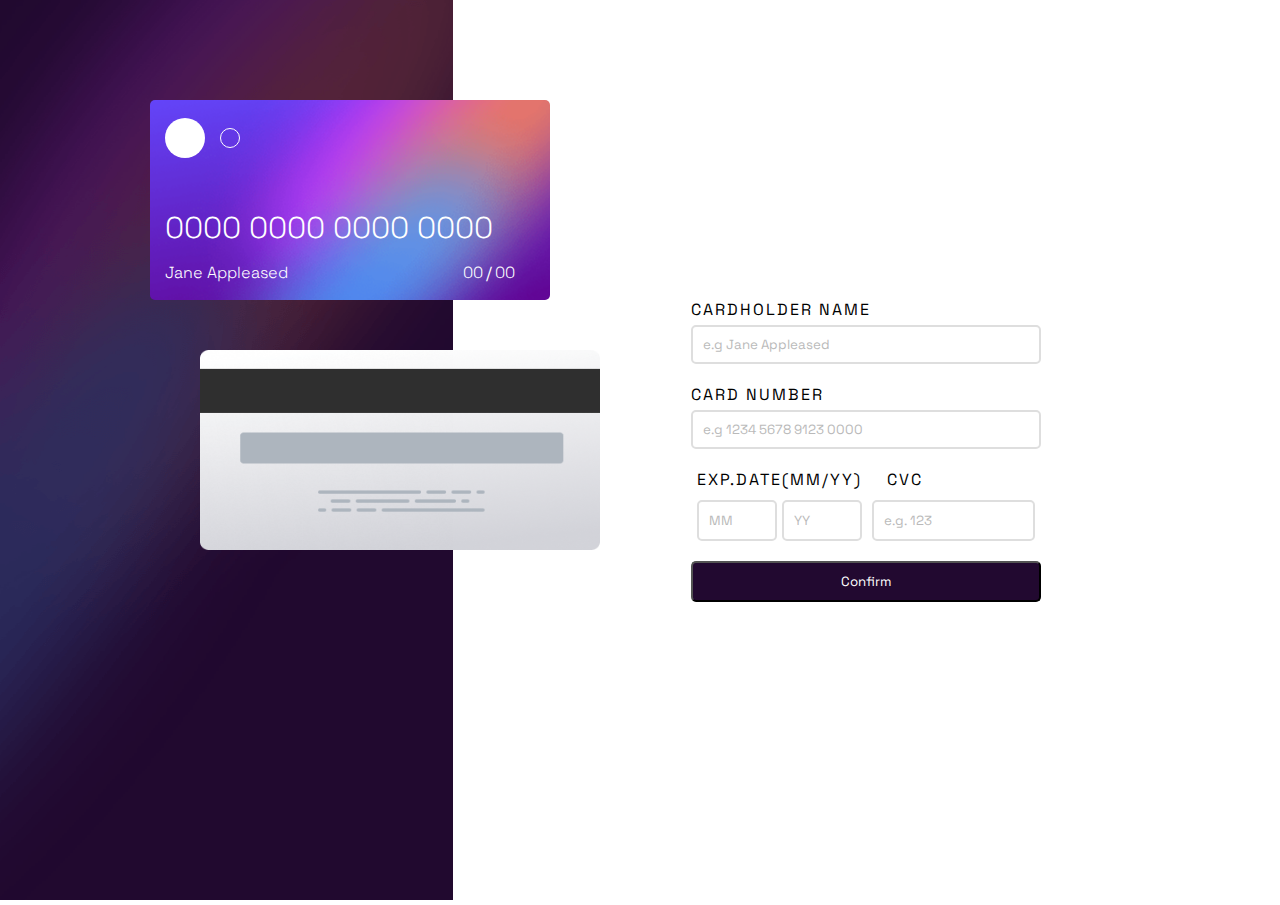
<file: 13 April exam/index.html>
<!DOCTYPE html>
<html lang="en">

<head>
    <meta charset="UTF-8">
    <meta name="viewport" content="width=device-width, initial-scale=1.0">
    <title>Document</title>
    <link rel="stylesheet" href="style.css">
</head>

<body>
    <main>
        <div class="image-div">
            <img src="./images/bg-main-desktop.png" alt="" class="leftpurple">
        </div>

        <div class="form-div">
            <form>
                <div class="namediv">
                    <label for="">CARDHOLDER NAME</label>
                    <input type="text" placeholder="e.g Jane Appleased " class="name-input name">
                    
                </div>


                <div class="namediv">
                    <label for="">CARD NUMBER</label>
                    <input type="text" placeholder="e.g 1234 5678 9123 0000" class="name-input number-only"  >
                    <p class="alert">Wrong format,numbers only</p>
                </div>


                <div class="other-informtion">
                    <div class="labeldiv">
                        <label>EXP.DATE(MM/YY)</label>
                        <label for="">CVC</label>
                    </div>
                    
                    <div class="MM">
                        <div class="mmyy-div">
                            <div class="two-input">
                                <input type="text" placeholder="MM" class="short"  >
                                <input type="text" placeholder="YY" class="short"  >
                            </div>
                            <p class="alert">Cant'be blank</p>
                        </div>
                        <input type="text" placeholder="e.g. 123" class="cvc" >
                    </div>
                </div>

                <button class="confirm" type="button">Confirm</button>
            </form>
        </div>


        <div class="card-1">
            <div class="cyrcle-div">
                <div class="big-cyrcle"></div>
                <div class="small-cyrcle"></div>
            </div>

            <div class="code-name-date">
                <h1 class="h1">0000 0000 0000 0000</h1>

                <div class="date-name">
                    <h2 class="h2">Jane Appleased</h2>
                    <div class="h3div"><h3 class="h3">00</h3><span>/</span><h3 class="h3">00</h3></div>
                    
                </div>
            </div>

        </div>

        <img src="./images/bg-card-back.png" alt="" class="back-card">
    </main>



    <script src="script.js"></script>
</body>

</html>
</file>
<file: 13 April exam/style.css>
@import url('https://fonts.googleapis.com/css2?family=Space+Grotesk:wght@300..700&display=swap');
*{
    margin: 0;
    padding: 0;
    box-sizing: border-box;
}
body{
    height: 100vh;
    overflow: hidden;
    font-family: "Space Grotesk", sans-serif;
}
main{
    display: flex;
    align-items: center;
    justify-content: center;
    position: relative;
}
.image-div{
    height: 100vh;
    width: 700px;
}
.leftpurple{
    width: 100%;
    height: 100%;
}

.form-div{
    width: 100%;
    height: 100vh;
    display: flex;
    align-items: center;
    justify-content: center;
}

form{
    display: flex;
    align-items: center;
    justify-content: center;
    flex-direction: column;
    gap: 20px;
}
form input{
    outline: none;
}
form input:hover{
    border: 2px solid purple;
    
}
form label{
    letter-spacing: 2px;
}

.namediv{
    display: flex;
    align-items: start;
    justify-content: center;
    flex-direction: column;
    gap: 5px;
}
.name-input{
    width: 350px;
    padding: 10px  ;
    border:2px solid #dedede;
    border-radius: 5px;
}
.name-input::placeholder{
    opacity: 50%;
    font-family:  "Space Grotesk", sans-serif;
}

.other-informtion{
    display: flex;
    align-items: start;
    justify-content: center;
    flex-direction: column;
    gap: 10px;
}
.MM{
    display: flex;
    align-items: center;
    justify-content: center;
    gap: 10px;
}
.short{
    width: 80px;
    padding: 10px;
    font-family:  "Space Grotesk", sans-serif;
    border:2px solid #dedede;
    border-radius: 5px;
}
.short::placeholder{
    opacity: 50%;
}
.mmyy-div{
    display: flex;
    align-items:start;
    justify-content: center;
    flex-direction: column;
    gap: 10px;
}
.two-input{
    display: flex;
    align-items: center;
    justify-content: center;
    gap: 5px;
}
.cvc{
    padding: 10px 0px;
    font-family:  "Space Grotesk", sans-serif;
    border:2px solid #dedede;
    border-radius: 5px;
}
.cvc::placeholder{
    opacity: 50%;
    padding-left: 10px;
}

.labeldiv{
    display: flex;
    align-items: center;
    justify-content: center;
    gap: 25px;
}

.confirm{
    width: 100%;
    padding: 10px 0px;
    color: #fff;
    background-color: #220930;
    border-radius: 5px;
    font-family: "Space Grotesk", sans-serif ;
}

.card-1{
    width: 400px;
    height: 200px;
    border-radius: 5px;
    background-image: url(./images/bg-card-front.png);
    background-position: center;
    background-repeat: no-repeat;
    position: absolute;
    left: 150px;
    top: 100px;
    display: flex;
    align-items: start;
    justify-content: center;
    flex-direction: column;
    padding: 15px;
    gap: 50px;
    color: #fff;
}
.cyrcle-div{
    display: flex;
    align-items: center;
    justify-content: center;
    gap: 15px;
}
.big-cyrcle{
    width: 40px;
    height: 40px;
    border-radius: 50%;
    background: #fff;
}
.small-cyrcle{
    width: 20px;
    height: 20px;
    border-radius: 50%;
    border: 1px solid #ffff;
}

.code-name-date{
    display: flex;
    align-items: start;
    justify-content: center;
    flex-direction: column;
    gap: 15px;
}


.date-name{
    width: 350px;
    display: flex;
    align-items: center;
    justify-content: space-between;
    /* gap: 100px; */
    
}

.h1{
    font-size: 30px;
    font-weight: 300;
}
.h2{
    font-size: 1rem;
    font-weight: 300;
}
.h3{
    font-weight: 300;
    font-size: 1rem;
}

.back-card{
    width: 400px;
    height: 200px;
    position: absolute;
    top:350px;
    left: 200px;
}

.alert{
    color: red;
    font-size: 10px;
    font-weight: 500;
    display: none;
}

.h3div{
    display: flex;
    align-items: center;
    justify-content: center;
    gap: 3px;
}
</file>
